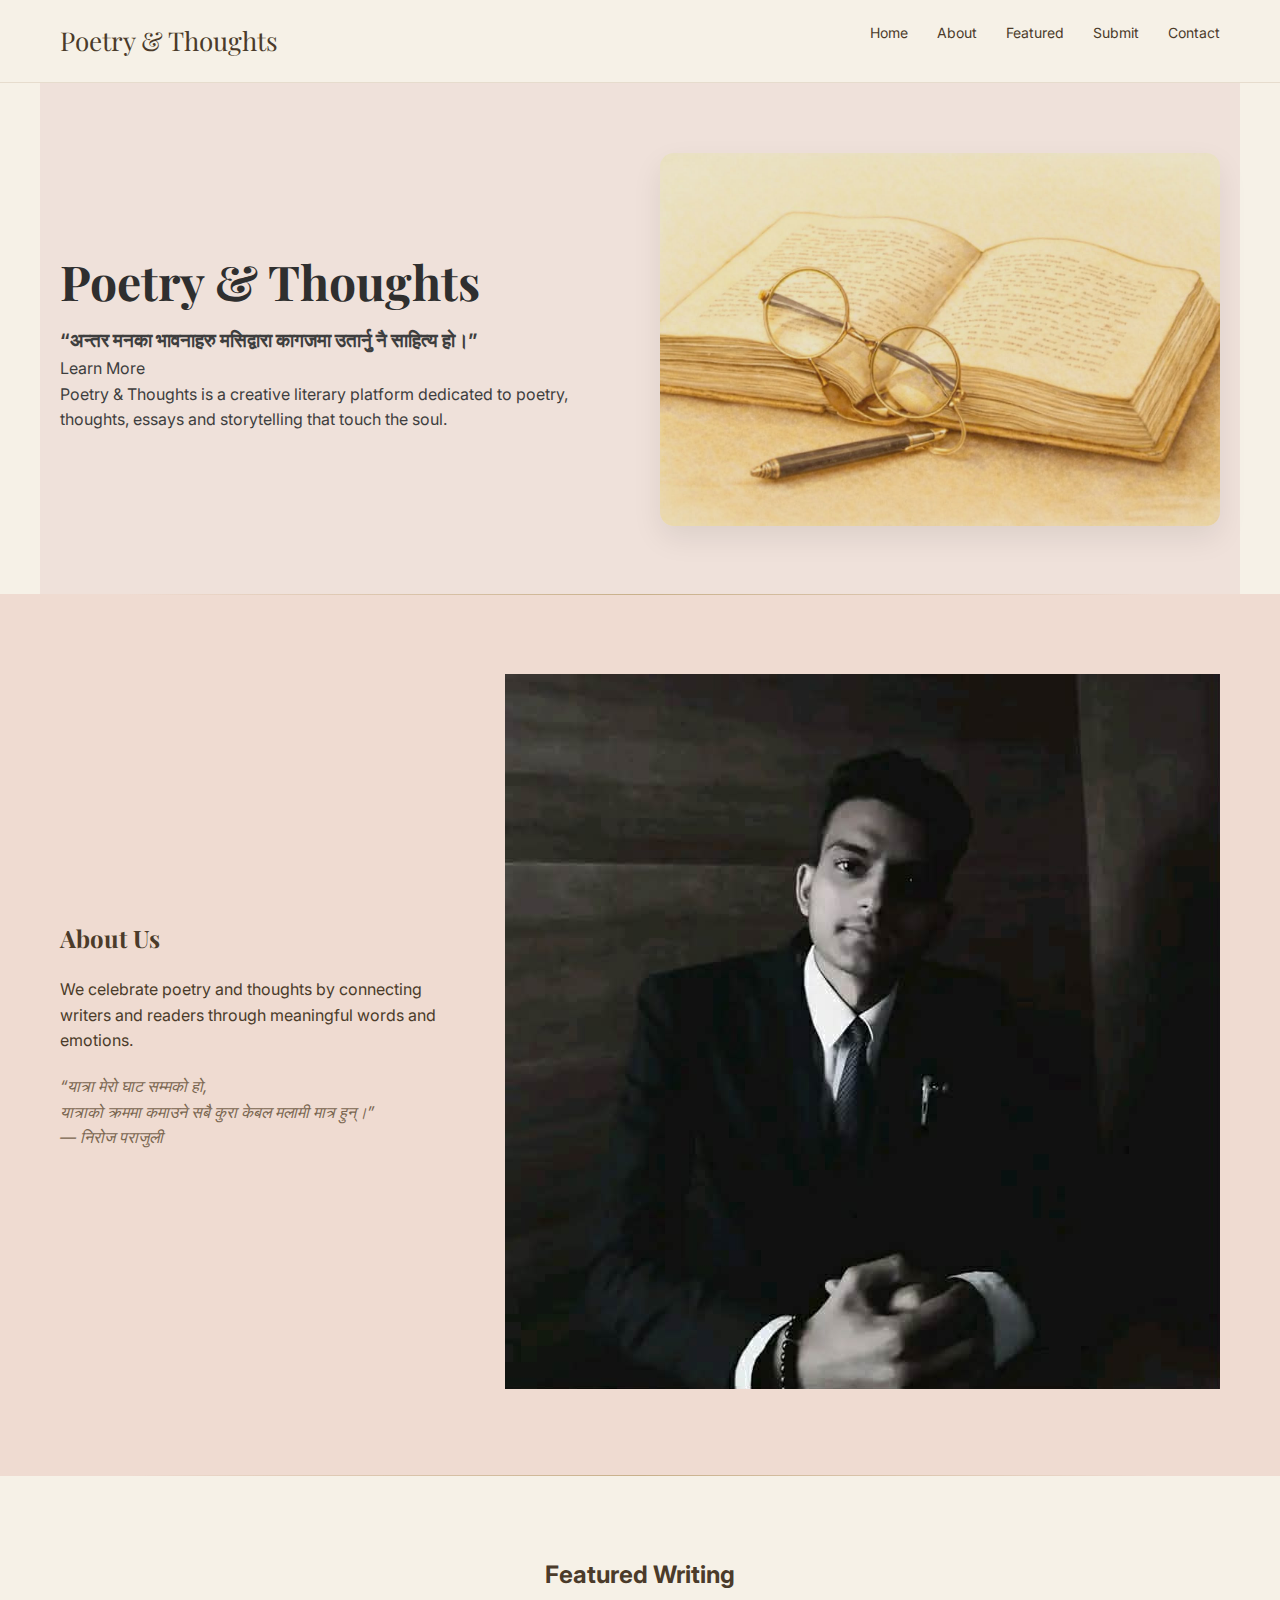
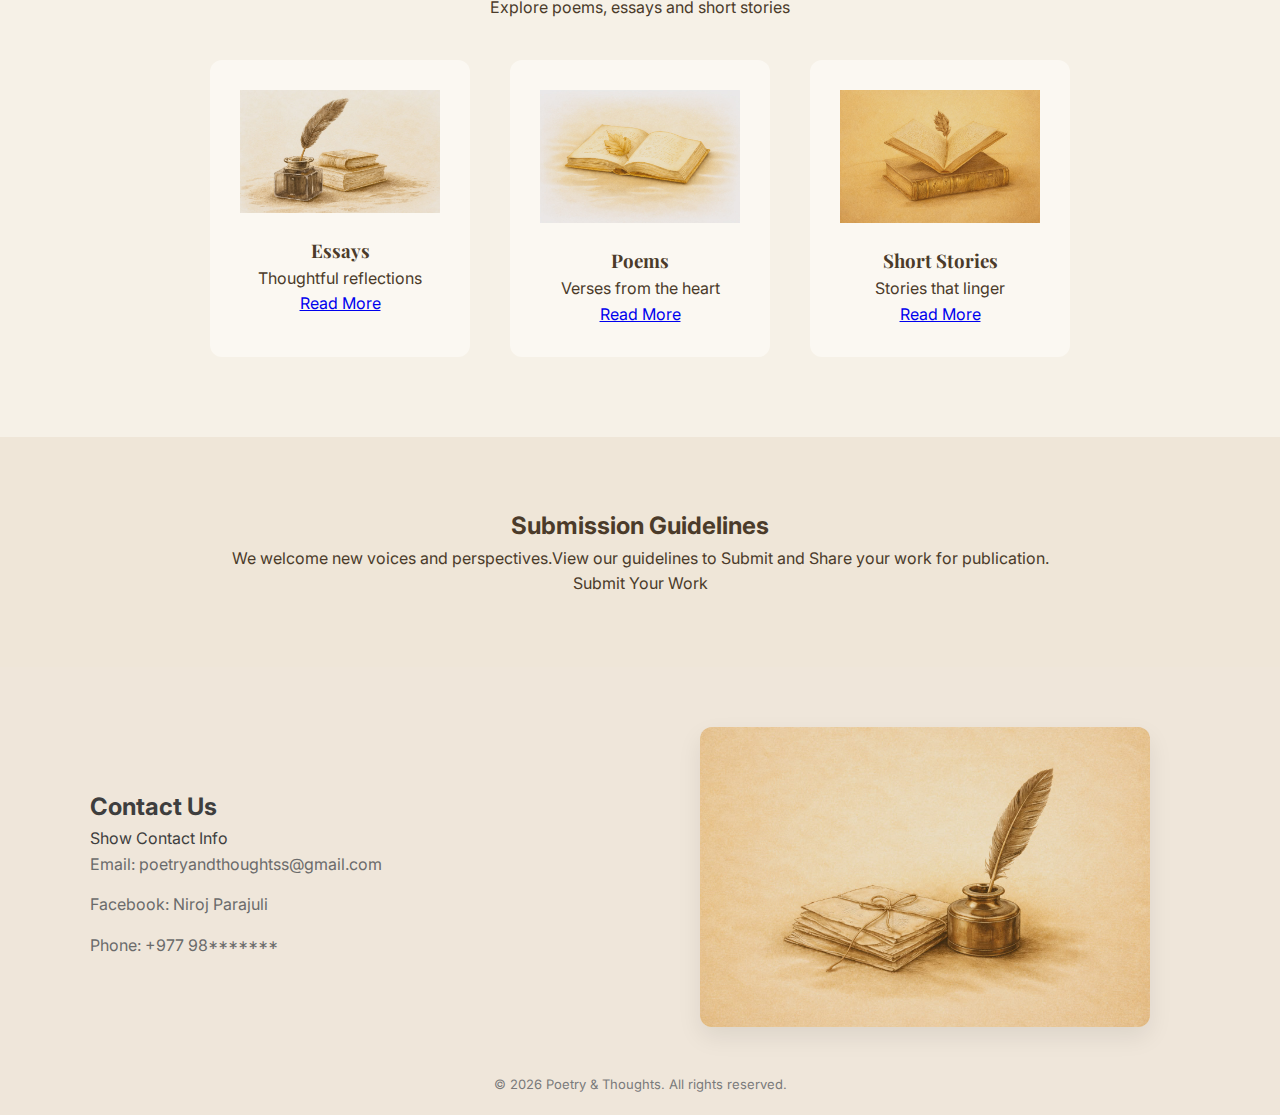
<file: index.html>
<!DOCTYPE html>
<html lang="en">
<head>
<meta charset="UTF-8">
<meta name="viewport" content="width=device-width, initial-scale=1.0">

<!-- ✅ IMPROVED SEO META TAGS -->
<meta name="description" content="Poetry & Thoughts is a literary platform for poems, poetry, poets, creative writing, essays and short stories. Explore heartfelt verses and submit your writing.">
<meta name="keywords" content="poetry, poems, poet, poetry website,Nirojpoetry, literature, creative writing, thoughts, essays, short stories, Nepali poetry">
<meta name="author" content="Poetry & Thoughts">

<title>Poetry & Thoughts</title>

<link href="https://fonts.googleapis.com/css2?family=Playfair+Display:wght@400;600&family=Inter:wght@300;400;500&display=swap" rel="stylesheet">
<link rel="stylesheet" href="style.css">
</head>

<body>

<header class="navbar">
    <div class="logo">Poetry & Thoughts</div>
    <nav>
        <a href="#home">Home</a>
        <a href="#about">About</a>
        <a href="#featured">Featured</a>
        <a href="#submission">Submit</a>
        <a href="#contact">Contact</a>
    </nav>
</header>

<section class="hero" id="home">
    <div class="hero-text">
        <h1>Poetry & Thoughts</h1>
        <h3>“अन्तर मनका भावनाहरु मसिद्वारा कागजमा उतार्नु नै साहित्य हो।”</h3>

        <input type="checkbox" id="toggle-learn" hidden>
        <label for="toggle-learn" class="btn">Learn More</label>

        <div class="toggle-content">
            <p>
                Poetry & Thoughts is a creative literary platform dedicated to poetry,
                thoughts, essays and storytelling that touch the soul.
            </p>
        </div>
    </div>

    <div class="hero-image">
        <img src="background.jpg" alt="Books and poetry">
    </div>
</section>

<div class="divider"></div>

<section class="about" id="about">
    <div class="about-text">
        <h2>About Us</h2>
        <p>
            We celebrate poetry and thoughts by connecting writers and readers
            through meaningful words and emotions.
        </p>

        <blockquote>
            “यात्रा मेरो घाट सम्मको हो,<br>
            यात्राको क्रममा कमाउने सबै कुरा केबल मलामी मात्र हुन्।”<br>
            <span>— निरोज पराजुली</span>
        </blockquote>
    </div>

    <div class="about-image">
        <img src="author.jpg" alt="Author portrait">
    </div>
</section>

<div class="divider"></div>

<section class="featured" id="featured">
    <h2>Featured Writing</h2>
    <p class="section-subtitle">Explore poems, essays and short stories</p>

    <div class="cards">
        <div class="card">
            <img src="essay.jpg" alt="Essay writing">
            <h3>Essays</h3>
            <p>Thoughtful reflections</p>
            <a href="essay.html" class="btn">Read More</a>
        </div>

        <div class="card">
            <img src="poem.jpg" alt="Poetry book">
            <h3>Poems</h3>
            <p>Verses from the heart</p>
            <a href="poem.html" class="btn">Read More</a>
        </div>

        <div class="card">
            <img src="story.jpg" alt="Short story">
            <h3>Short Stories</h3>
            <p>Stories that linger</p>
            <a href="story.html" class="btn">Read More</a>
        </div>
    </div>
</section>

<div class="divider"></div>

<section class="submission" id="submission">
    <h2>Submission Guidelines</h2>
    <p>We welcome new voices and perspectives.View our guidelines to Submit and  Share your work for publication.</p>

    <input type="checkbox" id="toggle-submit" hidden>
    <label for="toggle-submit" class="btn">Submit Your Work</label>

    <div class="toggle-content">
        <form class="submission-form">
            <input type="text" placeholder="Your Name" required>
            <input type="email" placeholder="Your Email" required>
            <textarea rows="6" placeholder="Paste your writing here..." required></textarea>

            <!-- ✅ CENTERED BUTTON -->
            <div class="center-btn">
                <button type="submit">Send Submission</button>
            </div>
        </form>
    </div>
</section>

<div class="divider"></div>

<footer class="footer" id="contact">
    <div class="footer-content">
        <div class="footer-text">
            <h2>Contact Us</h2>

            <input type="checkbox" id="toggle-contact" hidden>
            <label for="toggle-contact" class="btn">Show Contact Info</label>

            <div class="toggle-content">
                <p>Email: poetryandthoughtss@gmail.com</p>
                <p>Facebook: Niroj Parajuli</p>
                <p>Phone: +977 98*******</p>
            </div>
        </div>

        <!-- ✅ IMAGE RESTORED -->
        <div class="footer-image">
            <img src="lastimg.jpg" alt="Poetry illustration">
        </div>
    </div>

    <p class="copyright">
        © 2026 Poetry & Thoughts. All rights reserved.
    </p>
</footer>

</body>
</html>
</file>
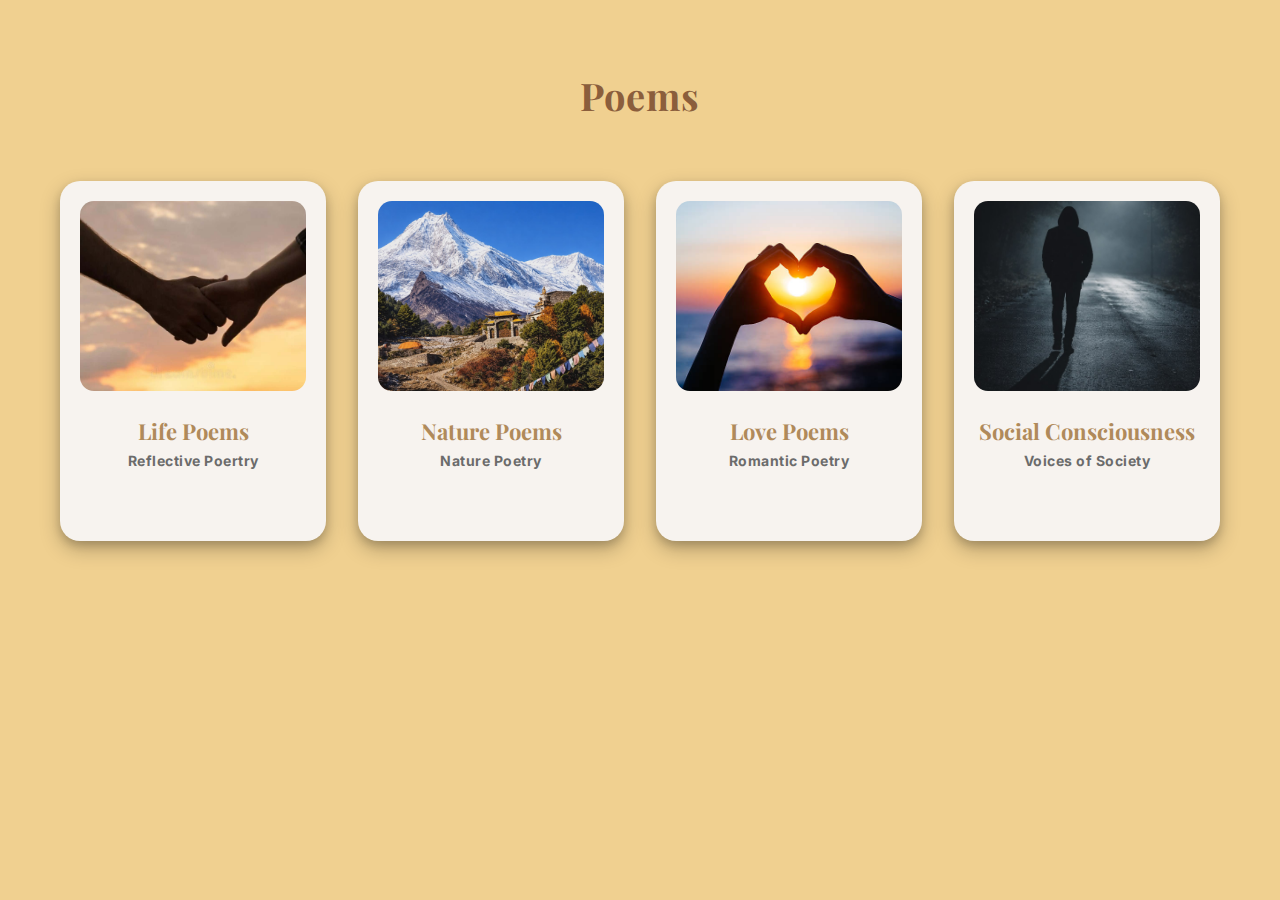
<file: poem.html>
<!DOCTYPE html>
<html lang="en">
<head>
    <meta charset="UTF-8">
    <meta name="viewport" content="width=device-width, initial-scale=1.0">
    <title>Poems</title>
    <!-- LINK CSS -->
    <link rel="stylesheet" href="poem.css">
    <link href="https://fonts.googleapis.com/css2?family=Inter:wght@400;500&family=Playfair+Display:wght@400;700&display=swap" rel="stylesheet">
</head>
<body>

<section class="poems-container">
    <h2>Poems</h2>

    <div class="poems-grid">

        <div class="poem-card" data-category="life" data-poem="
         <b> <h3> मैनाको सपना</h3></b> <i>-निरोज पराजुली</i><br>
घर छेउको एउटा सानो बगैंचा
आज सजिएको छ, 

बिहानीका सुनौला घामका किरणहरूले, 
हरियाली वातावरणले, 
रङ्गी विरङ्गी फुलेका फूलहरूले 
बगैंचा आज निकै सुन्दर देखिन्छ, 

फूलको सुगन्धले,
माहुरी र पुतलीहरूलाई बोलाइरहेको छ, 
अनेकौं चराचुरुङ्गीहरू पनि बगैंचामा रमाइरहेका छन् 
एउटा सानो चराको बचेरा,
पप्पीसँग रमाइ रहेको छ 

एउटी मैनाले घरको बार्दलीबाट
यो सबै दृश्यहरू निहालिरहेकी छ,
तर ऊ
सानो पिंजडामा कैद भएकी छ, 

ऊ चाहन्छे,
सुनौलो बिहानीको न्यानो घामको किरणहरू
मेरो छालामा पर्दिए हुन्थ्यो 
ऊ चाहन्छे 
अरू पन्छीझैँ 
खुल्ला आकाशमा उडान भर्न
खुल्ला वातावरणमा खुलेर रम्न, 

पिंजडाबाट मुक्ति पाउने आशमा 
सुन्दर कल्पनाको सपना बुनेर 
प्रतीक्षामा बाचिरहेकी छ 

तर उसलाई थाहा छैन 
उसको यौवन बितिसक्यो,
उसको जवान बितिसक्यो
उसलाई थाहा छैन,
वर्षौं भयो पंख नफिँजाएको
उचाइको उडान नभरेको 
थाहा छैन 
वर्षों भयो कैद भएको 

तर ऊ अझै 
ढोका खुल्ने आशमा 
अधुरो सपनाहरू सँगालेर 
बाँचिरहेकी छ 

थाहा छैन उसको सपना कैले पुरा हुन्छ
ऊ अझै आशै आशमा बाँचिरहेकी छ  ....<br><br>

<h3><b>Lost Happiness</h3></b>
<i>-Rijan 6118</i>

I walked and walked.
 Through the plains and valleys 
 Across the river
 In search of happiness
 But I couldn't find it.

I begged and begged
 With the rich and poor 
Feeling the pain and thirst
 In search of delight
 But I couldn't find it

I became like a circus lion 
Moving from place to place
 Just to fill the stomach 
And to get joy 
But I couldn't find it

Suddenly I saw something
 Dandelions dancing in the fields 
The humming sound of the bees
 But that couldn't also make me glee

When I finally realised
 Happiness comes from the internal core
It was already time to say 
A pretty goodbye to the world  ...<br>

">
            <img src="life.jpg" alt="Life">
            <h3 onclick="showPoem(this.parentElement)" ondblclick="showAll()">Life Poems</h3>
            <p><b>Reflective Poertry</b></p>
        </div>

        <div class="poem-card" data-category="nature" data-poem="
        <h3><b> Nepal Rich Nature</h3></b>
        <i>-Anil Parajuli</i>

In green valleys, rivers flow,
Under the sun warm glow.
Tall mountains touch the sky,
Glaciers shine as clouds pass by.

The Terai lands grow golden grain,
Rivers swell after the rain.
Fruits and crops spread far and wide,
Nature gifts are on every side.

Rhododendrons bloom on hills,
Rivers run with gentle thrills.
Herbs and plants for health we find,
Treasures of the earth, nature kind.

Clear lakes reflect the blue,
Where fish swim in water true.
Strong trees and stones so bright,
Nepal gifts are full of light.

Animals roam the forests free,
Birds fly high above each tree.
Mountains, rivers, trees, and land,
All are Nepal wealth so grand...<br><br>"
>
            <img src="nature.jpg" alt="Nature">
            <h3 onclick="showPoem(this.parentElement)" ondblclick="showAll()">Nature Poems</h3>
            <p><b>Nature Poetry</b></p>
        </div>

        <div class="poem-card" data-category="love" data-poem="
       <h3><b> तिम्रो लागि मेरो माया </h3></b>
       <i>~निरोज पराजुली</i>

मलाई तिमीले बारबार देखेकी छौ
पटक पटक मेरो जित हार देखेकी छौ

तिमिले मात्र  बाहिरी आवरण देखेकी छौ
मेरो भित्री चरित्र चित्रण देखेकी छैनौँ 

मेरो तस्बिर नीहाल्नु पर्दैन त्यसरी
तस्बीरमा मेरो तक्दिर लेखेको छैन 

तस्बीरमा अनुहार मलिन नयन नसालु लाग्ला 
मेरो स्वभाव तिमीलाई घमन्डि,रिसालु लाग्ला

नहेर मेरो तस्बिर,
तिमि प्रतिको मेरो प्रेम तस्बिरमा देखिन्न 
नहेर मेरो तस्बिर,
तस्बीरमा मेरो तक्दिर लेखिन्न 

नहेर मेरो तस्बिर,
तिम्रो लागि मेरो माया हृदयमा छ
तिम्रो लागि मेरो माया हृदय भरी छ ...।<br><br>
">
            <img src="love.jpg" alt="Love">
            <h3 onclick="showPoem(this.parentElement)" ondblclick="showAll()">Love Poems</h3>
            <p><b>Romantic Poetry</b></p>
        </div>

        <div class="poem-card" data-category="Social Consciousness" data-poem="
        <h3><b>प्रश्न??</h3></b>
        <i> - निरोज पराजुली  </i>
         
रातमा आकाश नै ढाकिने गरी लागेका 
ती ढकमक्क का चम्किला ताराहरु 
बिहानीको उज्यालो देख्न नपाउँदै 
विलाप भएका हुन्छन् 
सायद पूर्व पट्टी बाट
सूर्य उदाउने खबर पाएर 
डरले लुकेका होलान् है ? 

माथिबाट झरेको 
एउटा सानो खहरे खोलालाई 
छाति चौडा बनाएर ,
मडारिदै आएको 
एउटा विशाल नदिने 
किनारा लगाएको हुन्छ 
सायद त्यो खहरे 
सानो भएर होला 
तर 
त्यो खाहरेलाई पनि त 
नदीसँग मिसिएर 
खुल्ला भएर ,मडारिदै
बग्ने रहर होला नि है ?

एउटा सर्पले भ्यागुतो खाएको देख्छु ,
भ्यागुतो ले किरा फटयाङ्ग्रा खाएको देख्छु ,
ती नै किरा फटयाङ्ग्रा ले 
स-साना किराहरु खाएको देख्छु,

यो त प्रकृति कै नियम हो कि के हो ?

ठूला र मै हो भन्ने 
अभिजातिय वर्गले 
स-साना मुना हाल्दै गरेका 
ती पिछडिएका वर्गमाथि 
शासन र शोषण गर्ने ?

सरकार र कुर्सीको आडमा 
अवैध र अनैतिक काम गर्दै ,
सत्ताको हालीमुहाली गर्छन् 
अनि एक निर्दोष ,
गरीब र निमुखा जनतालाई
कठोर यातना, सजाय र जरिवाना गर्छन्,
तर
नियम, कानून र सजाय त 
सबैलाई समान र बराबर हुनु पर्ने हैन र ?

एक दलितलाई देख्दा 
साइत बिग्रियो,
आज काम अधुरो हुने भयो ,
 अनि 
उही दलितको छोराले
 सिकाएको  लुगा र जुत्ता 
लगाएर हिँड्दा पनि त 
साइत बिग्रनु पर्ने ,
सबै काम अधुरो र अपुरो 
रहनु पर्ने हैन र ?

अझै कति अन्धविश्वास है? 

काम र वर्णको आधारमा 
जुन जात भए पनि 
हामी सबै एक 
मानव जाति हैन र ? 
कि 
ठूला र मै हो भन्ने 
अभिजातिय वर्गले 
ती पिछडिएका वर्गमाथि 
शासन र शोषण गर्नै पर्ने हो ???">
            <img src="social.jpg" alt="Social Consciousness">
            <h3 onclick="showPoem(this.parentElement)" ondblclick="showAll()">Social Consciousness</h3>
            <p><b>Voices of Society</b></p>
        </div>

    </div>
</section>

<!-- Poem Modal -->
<div id="poemModal" class="modal">
    <div class="modal-content">
        <span class="close">&times;</span>
        <h3 id="modalTitle"></h3>
        <div id="poemText"></div>
    </div>
</div>

<!-- LINK JAVASCRIPT -->
<script src="poem.js"></script>

</body>
</html>
</file>
<file: style.css>
* {
    margin: 0;
    padding: 0;
    box-sizing: border-box;
}

body {
    font-family: 'Inter', sans-serif;
    background: #f6f1e7;
    color: #4b3b2a;
    line-height: 1.6;
}

/* Navbar */
.navbar {
    display: flex;
    justify-content: space-between;
    padding: 20px 60px;
    border-bottom: 1px solid #e6dccd;
}

.logo {
    font-family: 'Playfair Display', serif;
    font-size: 26px;
}

.navbar nav a {
    margin-left: 25px;
    text-decoration: none;
    color: #4b3b2a;
    font-size: 14px;
}

/* Hero */
.hero {
    max-width: 1200px;
    margin: auto;  
    display: flex;
    align-items: center;
    justify-content: space-between;
    gap: 40px;
    background: #efe1da;
    padding: 70px 20px 60px;
    font-family: 'Inter', sans-serif;
    color: #3e3e3e;
}

/* Hide checkbox */
.toggle-hidden {
    display: none;
}

/* Learn More button */
.learn-more-btn {
    display: inline-block;
    padding: 12px 28px;
    background-color: #222;
    color: #fff;
    cursor: pointer;
    font-family: 'Inter', sans-serif;
    border-radius: 30px;
    margin-top: 20px;
    transition: background 0.3s ease;
}

.learn-more-btn:hover {
    background-color: #444;
}

/* Hidden paragraph initially */
.learn-more-text {
    max-height: 0;
    overflow: hidden;
    transition: max-height 0.6s ease;
}

/* Paragraph styling */
.learn-more-text p {
    margin-top: 20px;
    font-family: 'Inter', sans-serif;
    color: #555;
    line-height: 1.7;
}

/* Show paragraph when clicked */
#toggle-learn-more:checked ~ .learn-more-text {
    max-height: 200px;
}

/* Text side */
.hero-text {
    flex: 1;
}

.hero-text h1 {
    font-family: 'Playfair Display', serif;
    font-size: 48px;
    line-height: 1.2;
    margin-bottom: 15px;
    color: #2f2f2f;
}

.hero-text .subtitle {
    font-family: 'Inter', sans-serif;
    font-size: 16px;
    color: #6b6b6b;
    margin-bottom: 25px;
}

/* Button */
.hero-text button {
    background: #c2a27e;
    color: #fff;
    border: none;
    padding: 12px 26px;
    border-radius: 30px;
    font-size: 14px;
    cursor: pointer;
}

.hero-text button:hover {
    background: #b3926a;
}

/* Image side */
.hero-image {
    flex: 1;
    text-align: center;
}

.hero-image img {
    max-width: 800px;
    width: 100%;
    border-radius: 14px;
    box-shadow: 0 12px 30px rgba(0,0,0,0.08);
}

.author-img {
    width: 300px;
    height: 300px;
    border-radius:50%;
    object-fit: cover;
    border:2px solid #ccc;
}


.about {
    display: flex;
    align-items: center;
    justify-content: space-between;
    gap: 60px;
    padding: 100px 10%;
    background-color: #efdbd1 !important; /* soft paper-like background */
    position: relative;
}

/* Decorative divider to separate sections */
.about::before,
.about::after {
    content: "";
    position: absolute;
    left: 10%;
    right: 10%;
    height: 1px;
    background: linear-gradient(to right, transparent, #c8b08a, transparent);
}

.about::before {
    top: 0;
}

.about::after {
    bottom: 0;
}





.hero-image{ 
    width: 800px;
    margin: auto;
}

.hero-image img{
    width: 100%;
    height: auto;
}

.carda{ 
    width: 300px;
    margin: auto;
}

.carda img {
    width: 100%;
    height: auto;
}

.carde{ 
    width: 300px;
    margin: auto;
}

.carde img {
    width: 100%;
    height: auto;
}

.cardy{ 
    width: 300px;
    margin: auto;
}

.cardy img {
    width: 100%;
    height: auto;
}



.subtitle {
    margin-bottom: 25px;
}

button {
    background: #d8c3a5;
    border: none;
    padding: 10px 22px;
    border-radius: 6px;
    cursor: pointer;
    font-size: 14px;
}

/* About */
.about {
    display: flex;
    padding: 80px 60px;
    gap: 60px;
}

.about h2 {
    font-family: 'Playfair Display', serif;
    margin-bottom: 20px;
}

blockquote {
    margin-top: 20px;
    font-style: italic;
    color: #7a6650;
}

/* Featured */
.featured {
    text-align: center;
    padding: 80px 60px;
}

.section-subtitle {
    margin-bottom: 40px;
}

.cards {
    display: flex;
    justify-content: center;
    gap: 40px;
}

.card {
    background: #fbf8f2;
    padding: 30px;
    border-radius: 12px;
    width: 260px;
}

.card img {
    width: 100%;
    margin-bottom: 15px;
}

.card h3 {
    font-family: 'Playfair Display', serif;
}

.author {
    font-size: 13px;
    margin: 10px 0 15px;
}

.read-btn {
    display: inline-block;
    background: #c29b7e;
    color: white;
    padding: 10px 22px;
    border-radius: 25px;
    text-decoration: none;
    font-size: 14px;
     cursor: pointer;
}

.read-btn:hover {
    background: #b3926a;
}


/* Submission */
.submission {
    text-align: center;
    padding: 70px 60px;
    background: #efe6d8;
}
/* Hide checkbox */
#toggle-submission {
    display: none;
}

/* Button */
.submission-btn {
    display: inline-block;
    background: #c2a27e;
    color: #fff;
    padding: 12px 26px;
    border-radius: 30px;
    cursor: pointer;
    font-size: 14px;
    margin-top: 15px;
}

/* Form container */
.submission-form {
    display: none;
    max-width: 600px;
    margin: 30px auto 0;
    background: #f7f3ef;
    padding: 25px;
    border-radius: 12px;
}

/* Show form on click */
#toggle-submission:checked + .submission-btn + .submission-form {
    display: block;
}

/* Form elements */
.submission-form input,
.submission-form textarea {
    width: 100%;
    padding: 12px;
    margin-bottom: 15px;
    border: 1px solid #ddd;
    border-radius: 8px;
    font-family: 'Inter', sans-serif;
}

.submission-form button {
    background: #c2a27e;
    color: white;
    border: none;
    padding: 12px 24px;
    border-radius: 25px;
    cursor: pointer;
}

.submission-form button:hover {
    background: #b3926a;
}


/* Contact */
.footer {
    background: #f7f3ef;
    padding: 60px 20px 20px;
    font-family: 'Inter', sans-serif;
}

.footer-content {
    max-width: 1100px;
    margin: auto;
    display: flex;
    align-items: center;
    justify-content: space-between;
    gap: 40px;
    flex-wrap: wrap;
}

.footer-text {
    flex: 1;
    min-width: 280px;
}

.footer-text h3 {
    font-family: 'Playfair Display', serif;
    font-size: 28px;
    margin-bottom: 10px;
}

.footer-text p {
    color: #555;
    margin-bottom: 15px;
}

.footer-image {
    flex: 1;
    text-align: center;
}

.footer-image img {
    max-width: 450px;
    width: 100%;
    border-radius: 10px;
}

/* Contact Toggle */
#toggle-contact {
    display: none;
}

.contact-btn {
    display: inline-block;
    background: #c2a27e;
    color: white;
    padding: 10px 22px;
    border-radius: 30px;
    cursor: pointer;
    font-size: 14px;
    margin-top: 10px;
}

.contact-info {
    display: none;
    margin-top: 15px;
    line-height: 1.8;
    color: #444;
}

#toggle-contact:checked + .contact-btn + .contact-info {
    display: block;
}

/* Footer bottom */
.footer .copyright {
    text-align: center;
    margin-top: 40px;
    font-size: 13px;
    color: #888;
}
.footer {
    background: #efe6da;
    padding: 60px 20px 20px;
    font-family: 'Inter', sans-serif;
    color: #3e3e3e;
}

.footer-text h3 {
    font-family: 'Playfair Display', serif;
    font-size: 28px;
    color: #3e3e3e;
}

.footer-text p {
    color: #6b6b6b;
}

/* Contact button */
.contact-btn {
    background: #c2a27e;
    color: #fff;
}

.contact-btn:hover {
    background: #b3926a;
}

/* Contact info text */
.contact-info {
    color: #4a4a4a;
}

/* Footer image */
.footer-image img {
    border-radius: 12px;
    box-shadow: 0 10px 25px rgba(0,0,0,0.08);
}

/* Footer bottom text */
.footer .copyright {
    color: #7a7a7a;
}

.section-divider {
    text-align: center;
    margin: 10px 0;
    font-family: 'Playfair Display', serif;
    color: #c2a27e;
}

.section-divider::before {
    content: "❦";
    font-size: 26px;
}
.section-dividers::before {
    font-size: 26px;
}


/* ================================
   RESPONSIVE DESIGN
================================ */

/* Tablets */
@media (max-width: 1024px) {
    .hero,
    .about {
        flex-direction: column;
        text-align: center;
    }

    .hero-image img,
    .about-image img {
        max-width: 80%;
        margin-top: 30px;
    }

    .cards {
        flex-wrap: wrap;
    }
}

/* Mobile */
@media (max-width: 768px) {

    /* Navbar */
    .navbar {
        flex-direction: column;
        align-items: center;
        padding: 20px;
    }

    .navbar nav {
        margin-top: 15px;
    }

    .navbar nav a {
        margin: 0 10px;
        font-size: 13px;
    }

    /* Hero */
    .hero {
        padding: 50px 20px;
    }

    .hero-text h1 {
        font-size: 34px;
    }

    .hero-image img {
        width: 100%;
    }

    /* About */
    .about {
        padding: 50px 20px;
    }

    /* Featured Cards */
    .featured {
        padding: 50px 20px;
    }

    .cards {
        flex-direction: column;
        align-items: center;
    }

    .card {
        width: 100%;
        max-width: 320px;
    }

    /* Submission */
    .submission {
        padding: 50px 20px;
    }

    /* Contact */
    .contact {
        padding: 50px 20px;
        text-align: center;
    }

}

/* Small Mobile */
@media (max-width: 480px) {

    .hero-text h1 {
        font-size: 28px;
    }

    button {
        width: 100%;
        padding: 12px;
    }

    .navbar nav a {
        display: inline-block;
        margin: 6px;
    }
}
/* Responsive CSS here */
@media (max-width: 1024px) { ... }
@media (max-width: 768px) { ... }
@media (max-width: 480px) { ... }
</file>
<file: poem.css>
/* ===== RESET & BASE ===== */
* {
    box-sizing: border-box;
    margin: 0;
    padding: 0;
}

body {
    font-family: 'Inter', sans-serif;
    background: #e6b2499b; /* matches card color */
    color: #333;
}

/* ===== CONTAINER ===== */
.poems-container {
    max-width: 1200px;
    margin: auto;
    padding: 70px 20px;
}

.poems-container h2 {
    text-align: center;
    font-family: 'Playfair Display', serif;
    font-size: 38px;
    color: #8b5e3c; /* elegant brown/gold tone */
    margin-bottom: 60px;
    letter-spacing: 1px;
}

/* ===== GRID ===== */
.poems-grid {
    display: grid;
    grid-template-columns: repeat(4, 1fr);
    gap: 32px;
}

/* ===== CARD ===== */
.poem-card {
    background: #f7f3ef; /* same as page for harmony */
    border-radius: 20px;
    padding: 20px;
    text-align: center;
    display: flex;
    flex-direction: column;
    justify-content: flex-start;
    min-height: 360px; /* equal height */
    box-shadow: 0 15px 40px rgba(0, 0, 0, 0.08);
    transition: all 0.35s ease;
    cursor: pointer;
}

.poem-card:hover {
    transform: translateY(-8px);
    box-shadow: 0 25px 60px rgba(0, 0, 0, 0.12);
}

/* ===== IMAGE ===== */
.poem-card img {
    width: 100%;
    height: 190px;
    object-fit: cover;
    border-radius: 14px;
    margin-bottom: 15px;
}

/* ===== TITLE ===== */
.poem-card h3 {
    font-family: 'Playfair Display', serif;
    font-size: 22px;
    color: #b08a5a; /* warm gold */
    margin: 10px 0 6px;
    transition: color 0.3s ease;
}

.poem-card:hover h3 {
    color: #8a6a42;
}

/* ===== GENRE TEXT ===== */
.poem-card p {
    margin: 0;
    font-size: 14px;
    letter-spacing: 0.5px;
    color: #6b6b6b;
}

/* ===== MODAL ===== */
.modal {
    display: none;
    position: fixed;
    inset: 0;
    z-index: 1000;
    background-color: rgba(0, 0, 0, 0.65);
    backdrop-filter: blur(4px);
    animation: fadeIn 0.4s ease;
}

/* ===== MODAL CONTENT ===== */
.modal-content {
    background: #f7f3ef;
    margin: 4% auto;
    padding: 45px;
    border-radius: 20px;
    width: 90%;
    max-width: 750px;
    max-height: 82%;
    overflow-y: auto;
    position: relative;
    box-shadow: 0 30px 80px rgba(0, 0, 0, 0.35);
}

/* ===== CLOSE BUTTON ===== */
.close {
    position: absolute;
    right: 22px;
    top: 16px;
    font-size: 34px;
    color: #b08a5a;
    cursor: pointer;
    transition: transform 0.3s ease, opacity 0.3s ease;
}

.close:hover {
    transform: scale(1.1);
    opacity: 0.7;
}

/* ===== MODAL TITLE ===== */
#modalTitle {
    font-family: 'Playfair Display', serif;
    font-size: 30px;
    color: #b08a5a;
    margin-bottom: 25px;
}

/* ===== POEM TEXT ===== */
#poemText {
    font-family: 'Playfair Display', serif;
    font-size: 20px;
    line-height: 1.9;
    white-space: pre-line;
    color: #2f2f2f;
    text-align: left;
}

/* ===== ANIMATION ===== */
@keyframes fadeIn {
    from {
        opacity: 0;
        transform: scale(0.97);
    }
    to {
        opacity: 1;
        transform: scale(1);
    }
}

/* ===== RESPONSIVE ===== */
@media (max-width: 1000px) {
    .poems-grid {
        grid-template-columns: repeat(2, 1fr);
    }
}

@media (max-width: 600px) {
    .poems-grid {
        grid-template-columns: 1fr;
    }

    .poems-container h2 {
        font-size: 32px;
    }

    #modalTitle {
        font-size: 26px;
    }

    #poemText {
        font-size: 18px;
    }

    .modal-content {
        padding: 30px;
    }
}
.poem-card {
    background: #f7f3ef; /* card color */
    border-radius: 20px;
    padding: 20px;
    text-align: center;
    display: flex;
    flex-direction: column;
    justify-content: flex-start;
    min-height: 360px; /* equal height */
    /* Black shadow around corners */
    box-shadow: 0 8px 20px rgba(0, 0, 0, 0.25), 0 4px 8px rgba(0,0,0,0.15);
    transition: all 0.35s ease;
    cursor: pointer;
}
</file>
